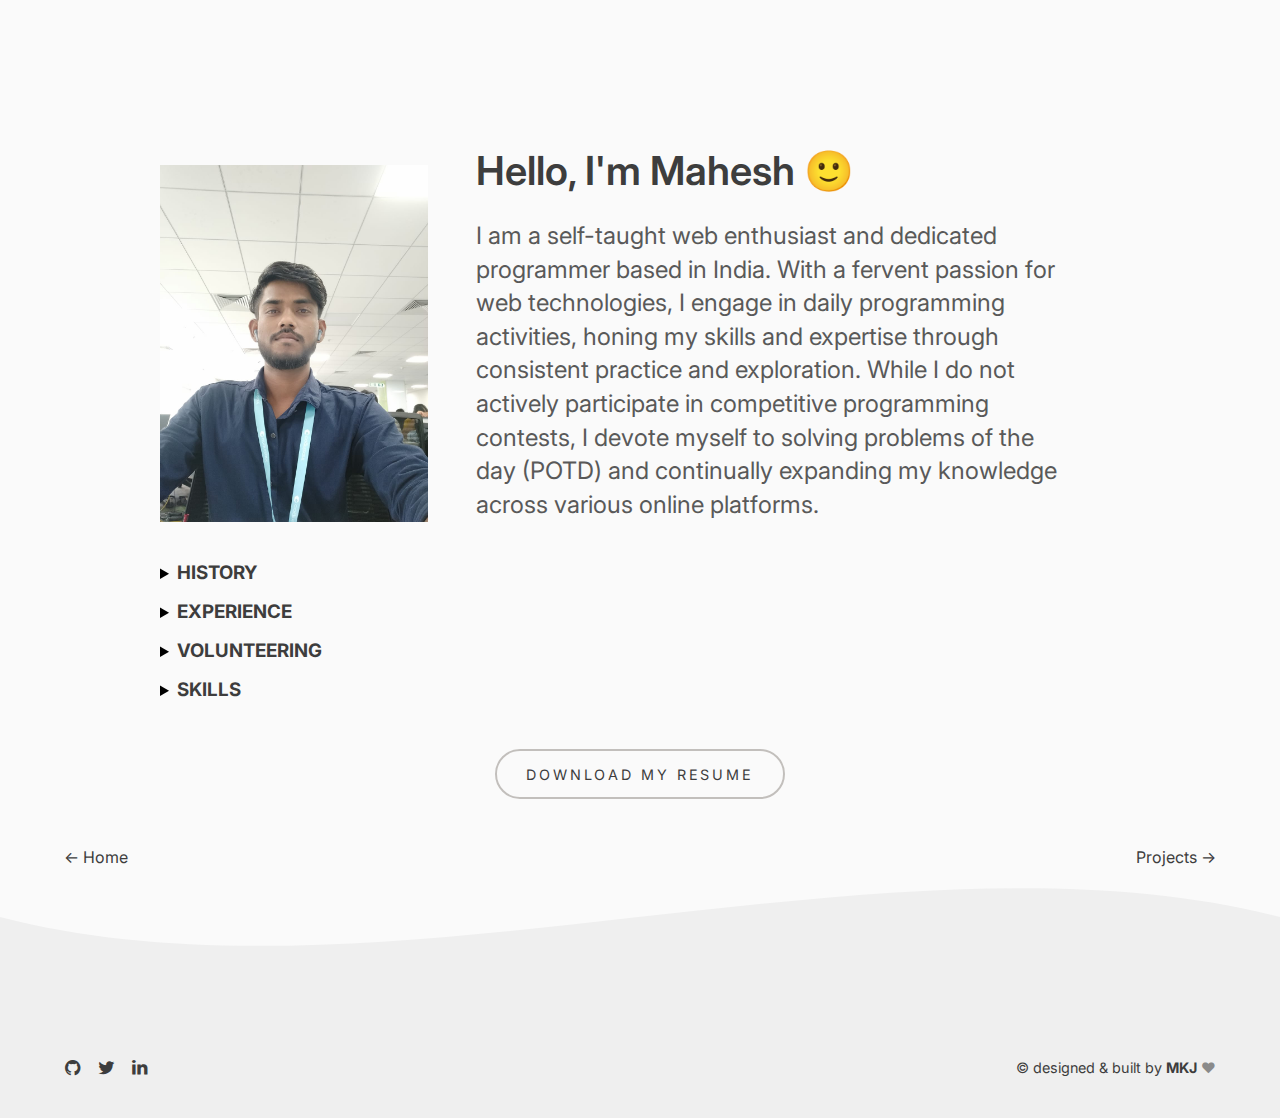
<file: about.html>
<!DOCTYPE html>
<html lang="en">

<head>
  <meta charset="UTF-8" />
  <meta name="viewport" content="width=device-width, initial-scale=1.0" />
  <meta name="theme-color" content="#1a324c">
  <meta name="msapplication-navbutton-color" content="#1a324c">
  <meta name="apple-mobile-web-app-status-bar-style" content="black-translucent">
  <meta name="description"
    content="Read about how I got started as a front end developer, my experience, skills and tech stack.">
  <link rel="stylesheet" href="static/css/main.css" />
  <link rel="stylesheet" href="static/css/page.css" />
  <link rel="stylesheet" href="static/css/about.css" />
  <link rel="apple-touch-icon" sizes="180x180" href="static/images/favicon/apple-touch-icon.png" />
  <link rel="icon" type="image/png" sizes="32x32" href="static/images/favicon/favicon-32x32.png" />
  <link rel="icon" type="image/png" sizes="16x16" href="static/images/favicon/favicon-16x16.png" />
  <link rel="preconnect" href="https://fonts.gstatic.com" />
  <link href="https://fonts.googleapis.com/css2?family=Inter:wght@300;400;500;600;700;800;900&display=swap"
    rel="stylesheet" />

  <!-- Global site tag (gtag.js) - Google Analytics -->
  <script async src="https://www.googletagmanager.com/gtag/js?id=G-Y3FM96129M"></script>
  <script>
    window.dataLayer = window.dataLayer || [];
    function gtag() { dataLayer.push(arguments); }
    gtag('js', new Date());

    gtag('config', 'G-Y3FM96129M');
  </script>

  <title>Mahesh Kumar Jaiswal: About Me</title>
</head>

<body>
  <nav class="visible">
    <div class="container">
      <a href="index.html" class="nav-logo" title="Back to Homepage">
        <b>M.K.J.</b>
      </a>
      <div class="nav-links">
        <a href="about.html" class="link active">About</a>
        <a href="projects.html" class="link">Projects</a>
        <a href="talks.html" class="link">Volunteers</a>
        <a href="articles.html" class="link">Profiles</a>
        <div class="social-media">
          <a href="https://www.github.com/MKJ07/" title="Github">
            <i class="demo-icon icon-github-circled"></i>
          </a>
          <a href="https://www.twitter.com/MKJ_07/" title="Twitter">
            <i class="demo-icon icon-twitter"></i>
          </a>
          <a href="https://www.linkedin.com/in/mahesh-kumar-jaiswal-1501581b6/" title="LinkedIn">
            <i class="demo-icon icon-linkedin"></i>
          </a>
        </div>
      </div>
      <div class="nav-controls">
        <button id="menu-display" title="Show Menu" class="hamburger">

        </button>
        <button id="theme-display" class="control">
          <i class="demo-icon icon-cog" title="Theme Select"></i>
        </button>
      </div>
      <div class="theme-container">
        <button class="dark theme-select" id="dark-select" onclick="setTheme('dark')"
          onkeydown="(e) => setThemeKey(e, 'dark')" aria-label="Set dark theme">
          <div class="theme-label">
            Dark
          </div>
          <div class="theme">
            <div class="color background"></div>
            <div class="color shade-100"></div>
            <div class="color shade-300"></div>
            <div class="color shade-500"></div>
            <div class="color text"></div>
          </div>
        </button>
        <button class="neon theme-select" id="neon-select" onclick="setTheme('neon')" aria-label="Set pink theme">
          <div class="theme-label">
            Neon
          </div>
          <div class="theme">
            <div class="color background"></div>
            <div class="color shade-100"></div>
            <div class="color shade-300"></div>
            <div class="color shade-500"></div>
            <div class="color text"></div>
          </div>
        </button>
      </div>
    </div>
  </nav>
  <main>
    <section id="about" class="container">
      <div class="intro-container">
        <div class="intro-image">
          <img src="./static/images/about/WhatsApp Image 2023-08-04 at 20.19.11.jpg" alt="MKJ">
        </div>
        <div class="intro">
          <h1 class="section-title">Hello, I'm Mahesh &#128578;</h1>
          <p class="bold-text"> I am a self-taught web enthusiast and dedicated programmer based in India. With a
            fervent passion for web technologies, I engage in daily programming activities, honing my skills and
            expertise through consistent practice and exploration. While I do not actively participate in competitive
            programming contests, I devote myself to solving problems of the day (POTD) and continually expanding my
            knowledge across various online platforms.</p>
        </div>
      </div>
    </section>
    <section id="history" class="container inner-container">
      <details>
        <summary>
          <h2 class="subsection-title">
            History
          </h2>
        </summary>
        <div class="main-text">
          <p>
            My coding journey began back in 2017 during my school days, initially encountering programming in computer classes without much enthusiasm. However, it wasn't until my university years, during graduation, that my interest in the IT field truly flourished. It was during this time that I immersed myself in various aspects of information technology, honing my skills significantly. The turning point came when I embarked on my first coding projects: building a webpage followed by crafting a Dice-Game Challenge (<a href="https://mkj07.github.io/DiceGame-MKJ/" target="_blank" rel="noopener">legacy code here</a> for posterity). These initial endeavors sparked a newfound passion for programming, leading me down a path of continuous learning and exploration.
          </p>
          <p>
            I am deeply committed to staying abreast of the latest technologies and concepts, and I actively contribute to the coding community by solving problems and sharing my solutions on <a href="https://www.github.com/MKJ07/">GitHub</a>. Currently, my focus is on advancing to the next stage of my career within the development field, where I aim to gain valuable experiences and deepen my understanding of programming concepts as I pursue continuous growth and improvement.
          </p>
          <p>
            Thanks for reading 😊
          </p>
        </div>
        
        <!-- <div class="main-text">
          <p>
            I first started coding sometime in 2017 in my school days in Computer classes but not fond of it. But during
            my graduation i skilled up in it field. The very
            first thing I built was a WebPage and then Dice-Game Challenge (<a
              href="https://mkj07.github.io/DiceGame-MKJ/" target="_blank" rel="noopener">legacy
              code here</a> for posterity)
            and from then, I was hooked.
          </p>
          <p>
            I’m constantly trying to learn new technologies and concepts and I try to share my knowledge by solving and
            uploading it to <a href="https://www.github.com/MKJ07/">GitHub</a>.

          </p>
          <p>
            Currently, I’m focused on moving to the next stage of my career and achieving experiences in developing
            field and Programming Concept.
          </p>
          <p>
            Thanks for reading &#128522;
          </p>
        </div> -->
      </details>
    </section>
    <section id="experience" class="container inner-container">
      <details>
        <summary>
          <h2 class="subsection-title">
            Experience
          </h2>
        </summary>
        <div class="main-text">
          <div class="text">
            <h3 class="text-header"><b>Programmer Analyst Trainee</b> - <b>Cognizant Technology Solutions</b> </h3>
            <p class="text-subtitle">SEPTEMBER 2023 - PRESENT | KOLKATA, INDIA</p>
            <ul>
              <li>Working in AIA service line on data integration team</li>
              <li><b>Technologies worked on:</b>- Snowflake, Cloud Technologies, Apache Spark, Python, SQL,
                Data-Warehousing.</li>
            </ul>
          </div>
        </div>
        <div class="main-text">
          <div class="text">
            <h3 class="text-header"><b>AIA Database Tech</b> - <b>Cognizant Technology Solutions</b> </h3>
            <p class="text-subtitle">MARCH 2023 - JULY 2023 | KOLKATA, INDIA</p>
            <ul>
              <li>Working on data integration and retrieving data from cloud platform for analysis.</li>
              <li><b>Technologies worked on:</b>- Snowflake, Teradata, Cloud AWS, Pyspark, Python, SQL,
                Data-Warehousing.</li>
            </ul>
          </div>
        </div>
      </details>
    </section>
    <section id="volunteering" class="container inner-container">
      <details>
        <summary>
          <h2 class="subsection-title">
            Volunteering
          </h2>
        </summary>
        <div class="main-text">
          <div class="text">
            <h3 class="text-header"><b>Technical Head</b> - <b>ISA & ISOI HIT Students' Chapter</b></h3>
            <p class="text-subtitle">JULY 2021 - JUNE 2023 | Haldia, WB</p>
            <ul>
              <li>Organising workshop on various Electronics domain and making aware of Automation with technologies
                like :- IOT, Circuit Designing, BOT making and many more.</li>
              <li>I learned leadership and management skills from here.</li>
            </ul>
          </div>
        </div>
      </details>
    </section>
    <section id="skills" class="container inner-container">
      <details>
        <summary>
          <h2 class="subsection-title">
            Skills
          </h2>
        </summary>
        <div class="main-text list">
          <div class="text">
            <h3 class="text-header">Core Concepts</h3>
            <ul class="tags">
              <li>Object-Oriented Programming (OOP)</li>
              <li>Data Structure & Algorithm</li>
              <li>Problem-Solving Skills</li>
              <li>Web Development Basics</li>
            </ul>
          </div>
          <div class="text">
            <h3 class="text-header">Languages</h3>
            <ul class="tags">
              <li>Java</li>
              <li>Python</li>
              <li>Scala</li>
              <li>HTML</li>
              <li>CSS</li>
              <li>JavaScript</li>
            </ul>
          </div>
          <div class="text">
            <h3 class="text-header">Frameworks</h3>
            <ul class="tags">
              <li>Bootstrap</li>
              <li>Apache Spark</li>
              <li>PySpark API</li>
            </ul>
          </div>
          <div class="text">
            <h3 class="text-header">Tools & Systems</h3>
            <ul class="tags">
              <li>Databricks</li>
              <li>Git</li>
              <li>VSCode</li>
              <li>VMware</li>
              <li>Cloud AWS</li>
              <li>Microsoft Azure</li>
              <li>Oracle Cloud Infrastructure</li>
              <li>Scrum</li>
              <li>Software Development Life Cycle (SDLC)</li>
            </ul>
          </div>
          <div class="text">
            <h3 class="text-header">Database Tools</h3>
            <ul class="tags">
              <li>Snowflake</li>
              <li>Teradata</li>
              <li>MySQL</li>
              <li>Database Management System (DBMS)</li>
            </ul>
          </div>
        </div>
      </details>
    </section>
    <div class="section-link container inner-container">
      <a href="https://drive.google.com/file/d/1NeRtSw_9XnA2y4IkfTM6RGCSni48suY5/view?usp=drive_link"
        class="link-btn">Download My Resume</a>
    </div>
  </main>
  <div class="page-nav container">
    <a href="index.html">&#8592; Home</a>
    <a href="projects.html">Projects &#8594;</a>
  </div>
  <div class="wave-border top">
    <svg viewBox="0 0 500 150" preserveAspectRatio="none" style="height: 100%; width: 100%;">
      <path d="M0.00,49.98 C149.99,150.00 349.20,-49.98 500.00,49.98 L500.00,150.00 L0.00,150.00 Z"
        style="stroke: none; fill: var(--shade-100)"></path>
      <path class="neon-path" d="M0.00,49.98 C149.99,150.00 349.20,-49.98 500.00,49.98"
        style="stroke: var(--neon-color);fill: none;"></path>
    </svg>
  </div>
  <footer>
    <div class="container">
      <div class="social-media">
        <a href="https://www.github.com/MKJ07/" title="Github">
          <i class="demo-icon icon-github-circled"></i>
        </a>
        <a href="https://www.twitter.com/MKJ_07/" title="Twitter">
          <i class="demo-icon icon-twitter"></i>
        </a>
        <a href="https://www.linkedin.com/in/mahesh-kumar-jaiswal-1501581b6/" title="LinkedIn">
          <i class="demo-icon icon-linkedin"></i>
        </a>
      </div>
      <div class="copyright">
        &copy; designed & built by <b>MKJ</b> <span class="heart">&hearts;</span>
      </div>
    </div>
  </footer>
</body>

<script src="./static/js/index.js"></script>
<script src="./static/js/about.js"></script>

</html>
</file>
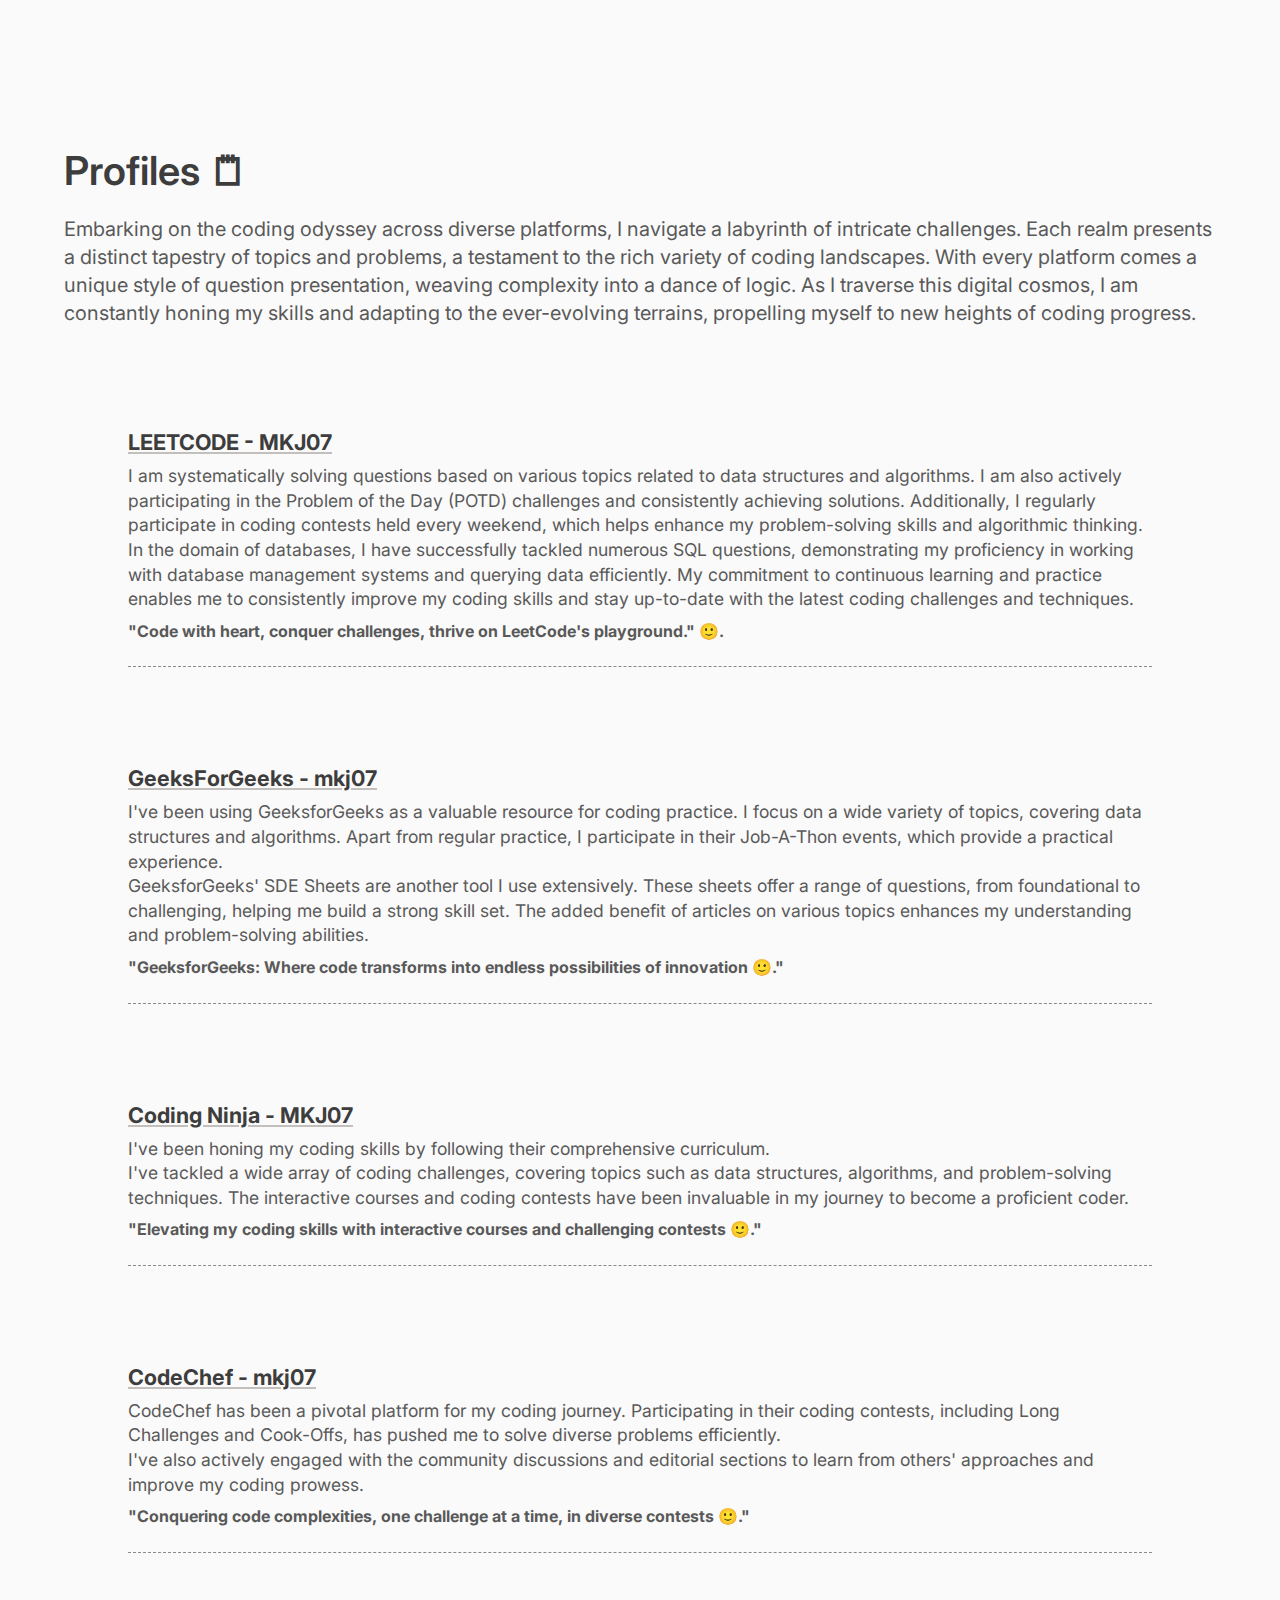
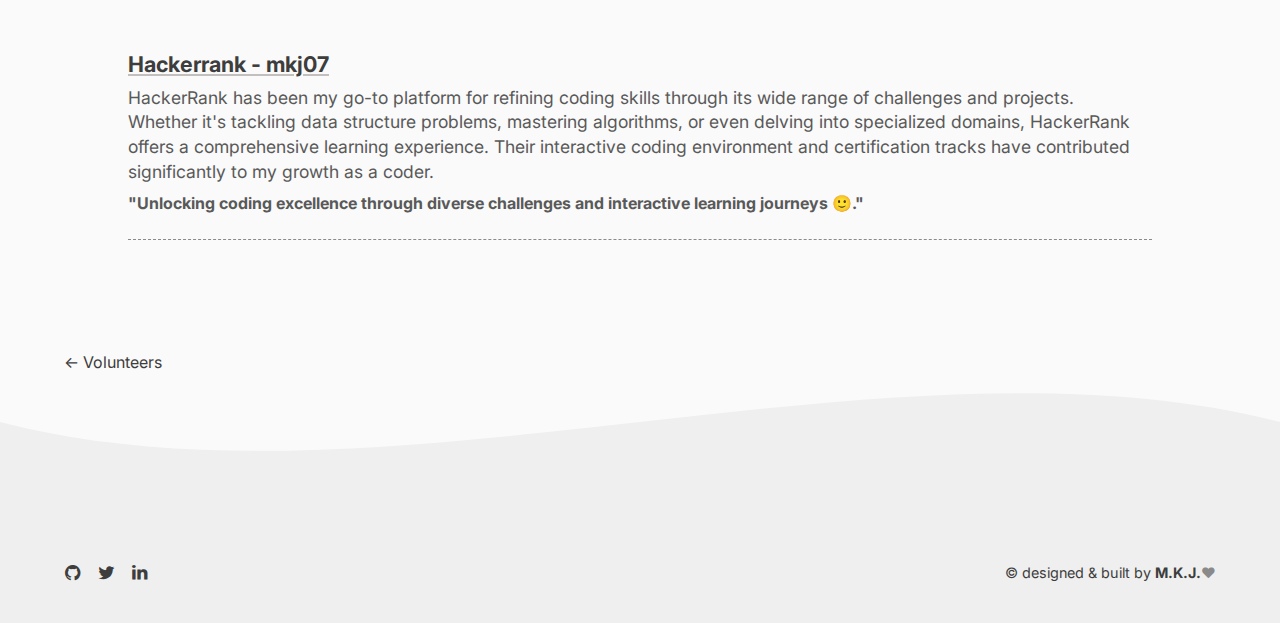
<file: articles.html>
<!DOCTYPE html>
<html lang="en">

<head>
  <meta charset="UTF-8" />
  <meta name="viewport" content="width=device-width, initial-scale=1.0" />
  <meta name="theme-color" content="#1a324c">
  <meta name="msapplication-navbutton-color" content="#1a324c">
  <meta name="apple-mobile-web-app-status-bar-style" content="black-translucent">
  <meta name="description" content="I write the type of articles I would want to read when trying to understand a new concept or develop a
    skill.">
  <link rel="stylesheet" href="static/css/main.css" />
  <link rel="stylesheet" href="static/css/page.css" />
  <link rel="stylesheet" href="static/css/articles.css" />
  <link rel="apple-touch-icon" sizes="180x180" href="static/images/favicon/apple-touch-icon.png" />
  <link rel="icon" type="image/png" sizes="32x32" href="static/images/favicon/favicon-32x32.png" />
  <link rel="icon" type="image/png" sizes="16x16" href="static/images/favicon/favicon-16x16.png" />
  <link rel="preconnect" href="https://fonts.gstatic.com" />
  <link href="https://fonts.googleapis.com/css2?family=Inter:wght@300;400;500;600;700;800;900&display=swap"
    rel="stylesheet" />

  <!-- Global site tag (gtag.js) - Google Analytics -->
  <script async src="https://www.googletagmanager.com/gtag/js?id=G-Y3FM96129M"></script>
  <script>
    window.dataLayer = window.dataLayer || [];
    function gtag() { dataLayer.push(arguments); }
    gtag('js', new Date());

    gtag('config', 'G-Y3FM96129M');
  </script>

  <title>Mahesh Kumar Jaiswal: Profiles</title>
</head>

<body>
  <nav class="visible">
    <div class="container">
      <a href="index.html" class="nav-logo" title="Back to Homepage">
        <b>M.K.J.</b>
      </a>
      <div class="nav-links">
        <a href="about.html" class="link">About</a>
        <a href="projects.html" class="link">Projects</a>
        <a href="talks.html" class="link">Volunteers</a>
        <a href="articles.html" class="link active">Profiles</a>
        <div class="social-media">
          <a href="https://www.github.com/MKJ07/" title="Github">
            <i class="demo-icon icon-github-circled"></i>
          </a>
          <a href="https://www.twitter.com/MKJ_07/" title="Twitter">
            <i class="demo-icon icon-twitter"></i>
          </a>
          <a href="https://www.linkedin.com/in/mahesh-kumar-jaiswal-1501581b6/" title="LinkedIn">
            <i class="demo-icon icon-linkedin"></i>
          </a>
        </div>
      </div>
      <div class="nav-controls">
        <button id="menu-display" title="Show Menu" class="hamburger">

        </button>
        <button id="theme-display" class="control">
          <i class="demo-icon icon-cog" title="Theme Select"></i>
        </button>
      </div>
      <div class="theme-container">
        <button class="dark theme-select" id="dark-select" onclick="setTheme('dark')"
          onkeydown="(e) => setThemeKey(e, 'dark')" aria-label="Set dark theme">
          <div class="theme-label">
            Dark
          </div>
          <div class="theme">
            <div class="color background"></div>
            <div class="color shade-100"></div>
            <div class="color shade-300"></div>
            <div class="color shade-500"></div>
            <div class="color text"></div>
          </div>
        </button>
        <button class="neon theme-select" id="neon-select" onclick="setTheme('neon')" aria-label="Set pink theme">
          <div class="theme-label">
            Neon
          </div>
          <div class="theme">
            <div class="color background"></div>
            <div class="color shade-100"></div>
            <div class="color shade-300"></div>
            <div class="color shade-500"></div>
            <div class="color text"></div>
          </div>
        </button>
      </div>
    </div>
  </nav>
  <main>
    <section class="container">
      <h1 class="section-title">Profiles <span class="title-icon">&#128466;</span></h1>
      <p class="section-subtitle">
        Embarking on the coding odyssey across diverse platforms, I navigate a labyrinth of intricate challenges. Each
        realm presents a distinct tapestry of topics and problems, a testament to the rich variety of coding landscapes.
        With every platform comes a unique style of question presentation, weaving complexity into a dance of logic. As
        I traverse this digital cosmos, I am constantly honing my skills and adapting to the ever-evolving terrains,
        propelling myself to new heights of coding progress.
      </p>
    </section>
    <section id="articles" class="container">
      <input type="radio" id="all" name="tag" value="all" checked>
      </input>
      <input type="radio" id="portfolio" name="tag" value="portfolio">
      </input>
      <input type="radio" id="javascript" name="tag" value="javascript">
      </input>
      <input type="radio" id="conferences" name="tag" value="conferences">
      </input>
      <div class="main-content">
        <div class="article" data-post="javascript">
          <!-- <div class="article-image-container">
            <img src="/static/images/Profiles/Leetcode.png" alt="Article Image" class="article-image">
          </div> -->
          <div class="article-content">
            <h2 class="article-title">
              <a href="https://leetcode.com/MKJ07/" target="_blank" rel="noopener">
                LEETCODE - MKJ07
              </a>
            </h2>
            <div class="article-description">
              <p>
                I am systematically solving questions based on various topics related to data structures
                and algorithms. I am also actively participating in the Problem of the Day (POTD) challenges and
                consistently achieving solutions. Additionally, I regularly participate in coding contests held every
                weekend, which helps enhance my problem-solving skills and algorithmic thinking.
                <br>
                In the domain of databases, I have successfully tackled numerous SQL questions, demonstrating my
                proficiency in working with database management systems and querying data efficiently. My commitment to
                continuous learning and practice enables me to consistently improve my coding skills and stay up-to-date
                with the latest coding challenges and techniques.
              </p>
              <p class="details"><B>"Code with heart, conquer challenges, thrive on LeetCode's playground."
                  &#128578;.</B></p>
            </div>
          </div>
        </div>

        <div class="article" data-post="javascript">
          <!-- <div class="article-image-container">
            <img src="/static/images/about/IMG-20230804-WA0005.jpg" alt="Article Image" class="article-image">
          </div> -->
          <div class="article-content">
            <h2 class="article-title">
              <a href="https://auth.geeksforgeeks.org/user/mkj07" target="_blank" rel="noopener">
                GeeksForGeeks - mkj07
              </a>
            </h2>
            <div class="article-description">
              <p>
                I've been using GeeksforGeeks as a valuable resource for coding practice. I focus on a wide variety of
                topics, covering data structures and algorithms. Apart from regular practice, I participate in their
                Job-A-Thon events, which provide a practical experience. <br> GeeksforGeeks' SDE Sheets are another tool
                I
                use extensively. These sheets offer a range of questions, from foundational to challenging, helping me
                build a strong skill set. The added benefit of articles on various topics enhances my understanding and
                problem-solving abilities.
              </p>
              <p class="details"><b>"GeeksforGeeks: Where code transforms into endless possibilities of innovation
                  &#128578;."</b></p>
            </div>
          </div>
        </div>
        <div class="article" data-post="Coding Ninja">
          <!-- <div class="article-image-container">
            <img src="/static/images/Profiles/CodingNinja.png" alt="Article Image" class="article-image" width="200"
              height="500">
          </div> -->
          <div class="article-content">
            <h2 class="article-title">
              <a href="https://www.codingninjas.com/studio/profile/a7f93491-8460-40c7-8876-efa8146b3e48" target="_blank"
                rel="noopener">
                Coding Ninja - MKJ07
              </a>
            </h2>
            <div class="article-description">
              <p>
                I've been honing my coding skills by following their comprehensive curriculum. <br> I've tackled a wide
                array of coding challenges, covering topics such as data structures, algorithms, and problem-solving
                techniques. The interactive courses and coding contests have been invaluable in my journey to become a
                proficient coder.
              </p>
              <p class="details"><b>"Elevating my coding skills with interactive courses and challenging contests
                  &#128578;."</b></p>
            </div>
          </div>
        </div>
        <div class="article" data-post="CodeChef">
          <!-- <div class="article-image-container">
            <img src="/static/images/Profiles/Codechef.png" alt="Article Image" class="article-image">
          </div> -->
          <div class="article-content">
            <h2 class="article-title">
              <a href="https://www.codechef.com/users/mkj07" target="_blank" rel="noopener">
                CodeChef - mkj07
              </a>
            </h2>
            <div class="article-description">
              <p>
                CodeChef has been a pivotal platform for my coding journey. Participating in their coding contests,
                including Long Challenges and Cook-Offs, has pushed me to solve diverse problems efficiently. <br> I've
                also actively engaged with the community discussions and editorial sections to learn from others'
                approaches and improve my coding prowess.
              </p>
              <p class="details"><b>"Conquering code complexities, one challenge at a time, in diverse contests
                  &#128578."</b></p>
            </div>
          </div>
        </div>
        <div class="article" data-post="CodeChef">
          <!-- <div class="article-image-container">
            <img src="/static/images/Profiles/Hackerrank.png" alt="Article Image" class="article-image">
          </div> -->
          <div class="article-content">
            <h2 class="article-title">
              <a href="https://www.hackerrank.com/MKJ07?hr_r=1" target="_blank" rel="noopener">
                Hackerrank - mkj07
              </a>
            </h2>
            <div class="article-description">
              <p>
                HackerRank has been my go-to platform for refining coding skills through its wide range of challenges
                and projects. <br> Whether it's tackling data structure problems, mastering algorithms, or even delving
                into specialized domains, HackerRank offers a comprehensive learning experience. Their interactive
                coding environment and certification tracks have contributed significantly to my growth as a coder.</p>
              <p class="details"><b>"Unlocking coding excellence through diverse challenges and interactive learning
                  journeys &#128578."</b></p>
            </div>
          </div>
        </div>
      </div>
    </section>
  </main>
  <div class="page-nav container">
    <a href="talks.html">&#8592; Volunteers</a>
  </div>
  <div class="wave-border top">
    <svg viewBox="0 0 500 150" preserveAspectRatio="none" style="height: 100%; width: 100%;">
      <path d="M0.00,49.98 C149.99,150.00 349.20,-49.98 500.00,49.98 L500.00,150.00 L0.00,150.00 Z"
        style="stroke: none; fill: var(--shade-100)"></path>
      <path class="neon-path" d="M0.00,49.98 C149.99,150.00 349.20,-49.98 500.00,49.98"
        style="stroke: var(--neon-color);fill: none;"></path>
    </svg>
  </div>
  <footer>

    <div class="container">
      <div class="social-media">
        <a href="https://www.github.com/MKJ07/" title="Github">
          <i class="demo-icon icon-github-circled"></i>
        </a>
        <a href="https://www.twitter.com/MKJ_07/" title="Twitter">
          <i class="demo-icon icon-twitter"></i>
        </a>
        <a href="https://www.linkedin.com/in/mahesh-kumar-jaiswal-1501581b6/" title="LinkedIn">
          <i class="demo-icon icon-linkedin"></i>
        </a>
      </div>
      <div class="copyright">
        &copy; designed & built by <b>M.K.J.</b><span class="heart">&hearts;</span>
      </div>
    </div>
  </footer>
</body>

<script src="./static/js/index.js"></script>

</html>
</file>
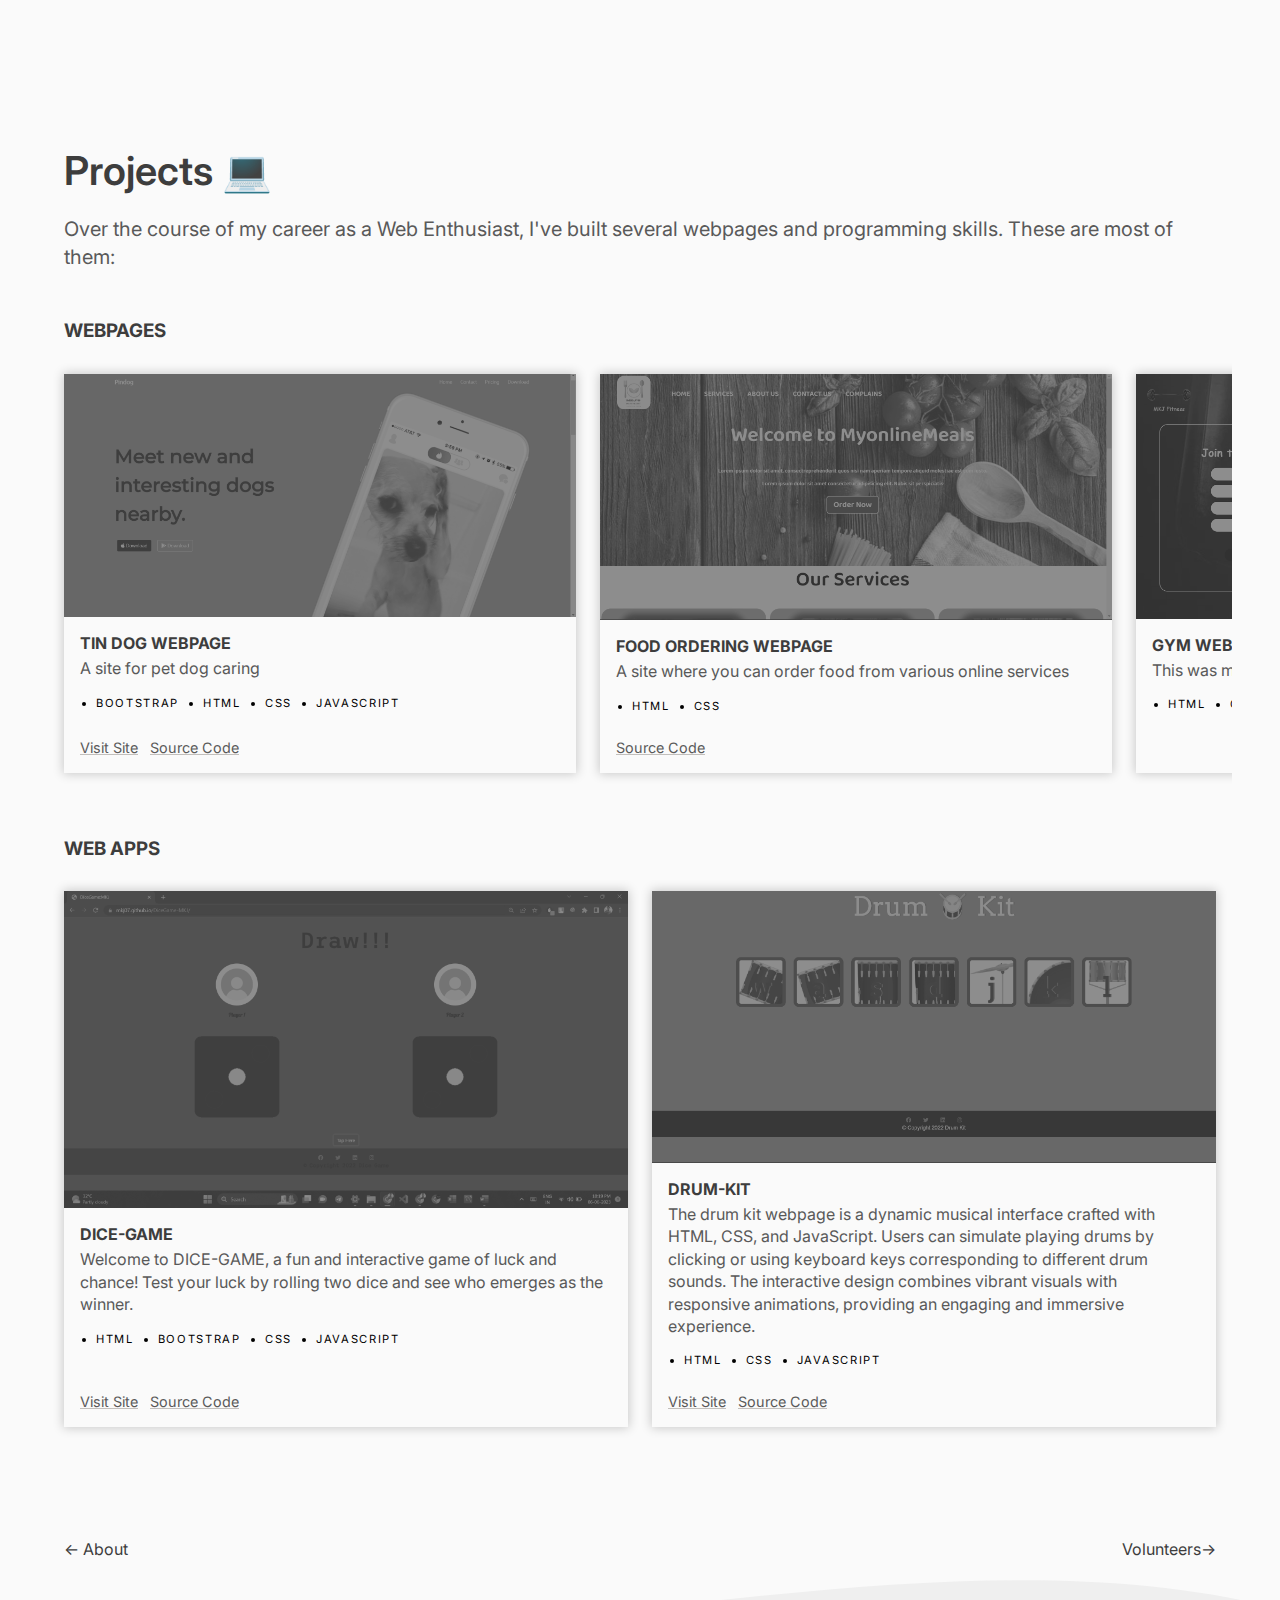
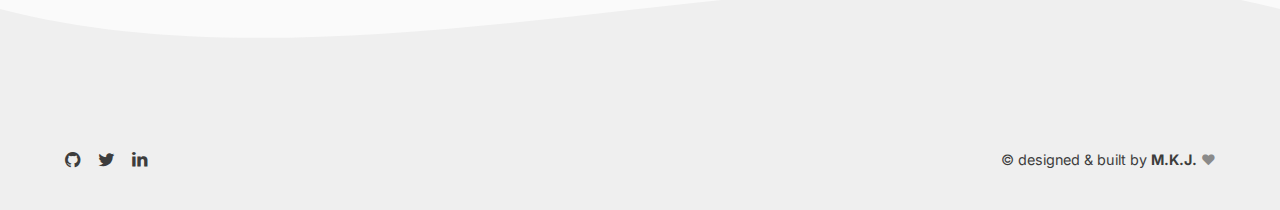
<file: projects.html>
<!DOCTYPE html>
<html lang="en">

<head>
  <meta charset="UTF-8" />
  <meta name="viewport" content="width=device-width, initial-scale=1.0" />
  <meta name="theme-color" content="#1a324c">
  <meta name="msapplication-navbutton-color" content="#1a324c">
  <meta name="apple-mobile-web-app-status-bar-style" content="black-translucent">
  <meta name="description" content="All the webpages, websites and applications I've created.">
  <link rel="stylesheet" href="static/css/main.css" />
  <link rel="stylesheet" href="static/css/page.css" />
  <link rel="stylesheet" href="static/css/projects.css" />
  <link rel="apple-touch-icon" sizes="180x180" href="static/images/favicon/apple-touch-icon.png" />
  <link rel="icon" type="image/png" sizes="32x32" href="static/images/favicon/favicon-32x32.png" />
  <link rel="icon" type="image/png" sizes="16x16" href="static/images/favicon/favicon-16x16.png" />
  <link rel="preconnect" href="https://fonts.gstatic.com" />
  <link href="https://fonts.googleapis.com/css2?family=Inter:wght@300;400;500;600;700;800;900&display=swap"
    rel="stylesheet" />

  <!-- Global site tag (gtag.js) - Google Analytics -->
  <script async src="https://www.googletagmanager.com/gtag/js?id=G-Y3FM96129M"></script>
  <script>
    window.dataLayer = window.dataLayer || [];
    function gtag() { dataLayer.push(arguments); }
    gtag('js', new Date());

    gtag('config', 'G-Y3FM96129M');
  </script>

  <title>Mahesh Kumar Jaiswal: Projects</title>
</head>

<body>
  <nav class="visible">
    <div class="container">
      <a href="index.html" class="nav-logo" title="Back to Homepage">
        M.K.J.
      </a>
      <div class="nav-links">
        <a href="about.html" class="link active">About</a>
        <a href="projects.html" class="link">Projects</a>
        <a href="talks.html" class="link">Volunteers</a>
        <a href="articles.html" class="link">Profiles</a>
        <div class="social-media">
          <a href="https://www.github.com/MKJ07/" title="Github">
            <i class="demo-icon icon-github-circled"></i>
          </a>
          <a href="https://www.twitter.com/MKJ_07/" title="Twitter">
            <i class="demo-icon icon-twitter"></i>
          </a>
          <a href="https://www.linkedin.com/in/mahesh-kumar-jaiswal-1501581b6/" title="LinkedIn">
            <i class="demo-icon icon-linkedin"></i>
          </a>
        </div>
      </div>
      <div class="nav-controls">
        <button id="menu-display" title="Show Menu" class="hamburger"></button>
        <button id="theme-display" title="Select a color scheme" class="control">
          <i class="demo-icon icon-cog"></i>
        </button>
      </div>
      <div class="theme-container">
        <button class="dark theme-select" id="dark-select" onclick="setTheme('dark')"
          onkeydown="(e) => setThemeKey(e, 'dark')" aria-label="Set dark theme">
          <div class="theme-label">
            Dark
          </div>
          <div class="theme">
            <div class="color background"></div>
            <div class="color shade-100"></div>
            <div class="color shade-300"></div>
            <div class="color shade-500"></div>
            <div class="color text"></div>
          </div>
        </button>
        <button class="neon theme-select" id="neon-select" onclick="setTheme('neon')" aria-label="Set pink theme">
          <div class="theme-label">
            Neon
          </div>
          <div class="theme">
            <div class="color background"></div>
            <div class="color shade-100"></div>
            <div class="color shade-300"></div>
            <div class="color shade-500"></div>
            <div class="color text"></div>
          </div>
        </button>
      </div>
    </div>
  </nav>
  <main>
    <section class="container">
      <h1 class="section-title">Projects <span class="title-icon">&#128187;</span></h1>
      <p class="section-subtitle">
        Over the course of my career as a Web Enthusiast, I've built several webpages and programming skills. These are
        most of them:
      </p>
    </section>
    <section id="websites" class="container">
      <h2 class="subsection-title">
        Webpages 
      </h2>
      <div class="main-text project-scroll">
        <div class="project">
          <div class="project-image">
            <img src="./static/images/projects/Tindog img/Screenshot 2023-08-04 215842.png" width="720" height="340" alt="Hobbyist Website">
          </div>
          <div class="project-text">
            <h3 class="project-title">TIN DOG Webpage</h3>
            <p>A site for pet dog caring </p>
            <ul class="project-tags">
              <li>Bootstrap</li>
              <li>HTML</li>
              <li>CSS</li>
              <li>JavaScript</li>
            </ul>
            <div class="project-links">
              <a href="https://mkj07.github.io/TinDog-Webpage/" target="_blank" rel="noopener">Visit Site</a>
              <a href="https://github.com/MKJ07/TinDog-Webpage" target="_blank" rel="noopener">Source
                Code</a>
            </div>
          </div>
        </div>
        <div class="project">
          <div class="project-image">
            <img src="./static/images/projects/Food ordering img/Screenshot 2023-08-05 010146.png" width="720" height="340" alt="Minimalist Website">
          </div>
          <div class="project-text">
            <h3 class="project-title">Food Ordering Webpage</h3>
            <p>A site where you can order food from various online services</p>
            <ul class="project-tags">
              <li>HTML</li>
              <li>CSS</li>
            </ul>
            <div class="project-links">
              <a href="https://github.com/MKJ07/Food-Ordering-WebPage" target="_blank" rel="noopener">Source
                Code</a>
            </div>
          </div>
        </div>
        <div class="project">
          <div class="project-image">
            <img src="./static/images/projects/Webpage img/Screenshot 2023-08-05 010726.png" width="720" height="340" alt="VSCO Clone Website">
          </div>
          <div class="project-text">
            <h3 class="project-title">Gym Webpage</h3>
            <p>This was my first webpage </p>
            <ul class="project-tags">
              <li>HTML</li>
              <li>CSS</li>
            </ul>
            <!-- <div class="project-links">
              <a href="" target="_blank" rel="noopener"></a>
              <a href="" target="_blank"
                rel="noopener">source
                code</a>
            </div> -->
          </div>
        </div>
        <div class="project">
          <div class="project-image">
            <img src="./static/images/projects/Webpage img/Screenshot 2023-08-05 010836.png" width="720" height="340" alt="Tumblr Clone Website">
          </div>
          <div class="project-text">
            <h3 class="project-title">Log In Page</h3>
            <p>A clone of the login
              page</p>
            <ul class="project-tags">
              <li>HTML</li>
              <li>CSS</li>
            </ul>
            <!-- <div class="project-links">
              <a href="https://jemimaabu.github.io/recreated/tumblr" target="_blank" rel="noopener">visit
                site</a>
              <a href="https://github.com/jemimaabu/recreated/blob/master/tumblr" target="_blank"
                rel="noopener">source
                code</a>
            </div> -->
          </div>
        </div>
    </section>
    <section id="apps" class="container">
      <h2 class="subsection-title">
        Web Apps
      </h2>
      <div class="main-text project-scroll">
        <div class="project">
          <div class="project-image">
            <img src="./static/images/projects/Dice game img/Screenshot1.png" width="720" height="340" alt="A grid game website">
          </div>
          <div class="project-text">
            <h3 class="project-title">DICE-GAME</h3>
            <p>Welcome to DICE-GAME, a fun and interactive game of luck and chance! Test your luck by rolling two
              dice and see who emerges as the winner.</p>
            <ul class="project-tags">
              <li>HTML</li>
              <li>Bootstrap</li>
              <li>CSS</li>
              <li>JavaScript</li>
            </ul>
            <div class="project-links">
              <a href="https://mkj07.github.io/DiceGame-MKJ/" target="_blank" rel="noopener">Visit Site</a>
              <a href="https://github.com/MKJ07/DiceGame-MKJ" target="_blank" rel="noopener">Source Code</a>
            </div>
          </div>
        </div>
        <div class="project">
          <div class="project-image">
            <img src="./static/images/projects/Drumkit img/Screenshot 2023-08-04 220724.png" width="720" height="340" alt="A note taking application">
          </div>
          <div class="project-text">
            <h3 class="project-title">Drum-Kit</h3>
            <p>The drum kit webpage is a dynamic musical interface crafted with HTML, CSS, and JavaScript. Users
                    can simulate playing drums by clicking or using keyboard keys corresponding to different drum
                    sounds. The interactive design combines vibrant visuals with responsive animations, providing an
                    engaging and immersive experience.</p>
            <ul class="project-tags">
              <li>HTML</li>
              <li>CSS</li>
              <li>JavaScript</li>
            </ul>
            <div class="project-links">
              <a href="https://mkj07.github.io/DrumKit-MKJ/" target="_blank" rel="noopener">Visit Site</a>
              <a href="https://github.com/MKJ07/DrumKit-MKJ" target="_blank" rel="noopener">Source
                Code</a>
            </div>
          </div>
        </div>  
        <!-- <div class="project">
          <div class="project-image">
            <img src="./static/images/projects/Drumkit img/Screenshot 2023-08-04 220724.png" width="720" height="340" alt="A note taking application">
          </div>
          <div class="project-text">
            <h3 class="project-title">Drum-Kit</h3>
            <p>The drum kit webpage is a dynamic musical interface crafted with HTML, CSS, and JavaScript. Users
                    can simulate playing drums by clicking or using keyboard keys corresponding to different drum
                    sounds. The interactive design combines vibrant visuals with responsive animations, providing an
                    engaging and immersive experience.</p>
            <ul class="project-tags">
              <li>HTML</li>
              <li>CSS</li>
              <li>JavaScript</li>
            </ul>
            <div class="project-links">
              <a href="https://mkj07.github.io/DrumKit-MKJ/" target="_blank" rel="noopener">Visit Site</a>
              <a href="https://github.com/MKJ07/DrumKit-MKJ" target="_blank" rel="noopener">Source
                Code</a>
            </div>
          </div>
        </div>-->
      </div>
    </section>
    <!-- This is for future use agr hmko kch daalna hua toh -->
    <!-- <section id="pens" class="container">
      <h2 class="subsection-title">
        Pens (72)
      </h2>
      <div class="main-text project-scroll">
        <div class="project">
          <p class="codepen" data-height="325" data-theme-id="dark" data-default-tab="result" data-user="Jemimaabu"
            data-slug-hash="vYEYdOy"
            style="height: 325px; box-sizing: border-box; display: flex; align-items: center; justify-content: center; border: 2px solid; margin: 1em 0; padding: 1em;"
            data-pen-title="Floating Balloons">
            <span>See the Pen <a href="https://codepen.io/Jemimaabu/pen/vYEYdOy">
                Floating Balloons</a> by Jemima (<a href="https://codepen.io/Jemimaabu">@Jemimaabu</a>)
              on <a href="https://codepen.io">CodePen</a>.</span>
          </p>
          <script async src="https://cpwebassets.codepen.io/assets/embed/ei.js"></script>
          <div class="project-text">
            <h3 class="project-title">Floating Balloons</h3>
          </div>
        </div>
        
      </div>
    </section> -->
  </main>
  <div class="page-nav container">
    <a href="about.html">&#8592; About</a>
    <a href="talks.html">Volunteers&#8594;</a>
  </div>
  <div class="wave-border top">
    <svg viewBox="0 0 500 150" preserveAspectRatio="none" style="height: 100%; width: 100%;">
      <path d="M0.00,49.98 C149.99,150.00 349.20,-49.98 500.00,49.98 L500.00,150.00 L0.00,150.00 Z"
        style="stroke: none; fill: var(--shade-100)"></path>
      <path class="neon-path" d="M0.00,49.98 C149.99,150.00 349.20,-49.98 500.00,49.98"
        style="stroke: var(--neon-color);fill: none;"></path>
    </svg>
  </div>
  <footer>
    <div class="container">
      <div class="social-media">
        <a href="https://www.github.com/MKJ07/" title="Github">
          <i class="demo-icon icon-github-circled"></i>
        </a>
        <a href="https://www.twitter.com/MKJ_07/" title="Twitter">
          <i class="demo-icon icon-twitter"></i>
        </a>
        <a href="https://www.linkedin.com/in/mahesh-kumar-jaiswal-1501581b6/" title="LinkedIn">
          <i class="demo-icon icon-linkedin"></i>
        </a>
      </div>
      <div class="copyright">
        &copy; designed & built by <b>M.K.J.</b> <span
          class="heart">&hearts;</span>
      </div>
    </div>
  </footer>
</body>

<script src="./static/js/index.js"></script>

</html>
</file>
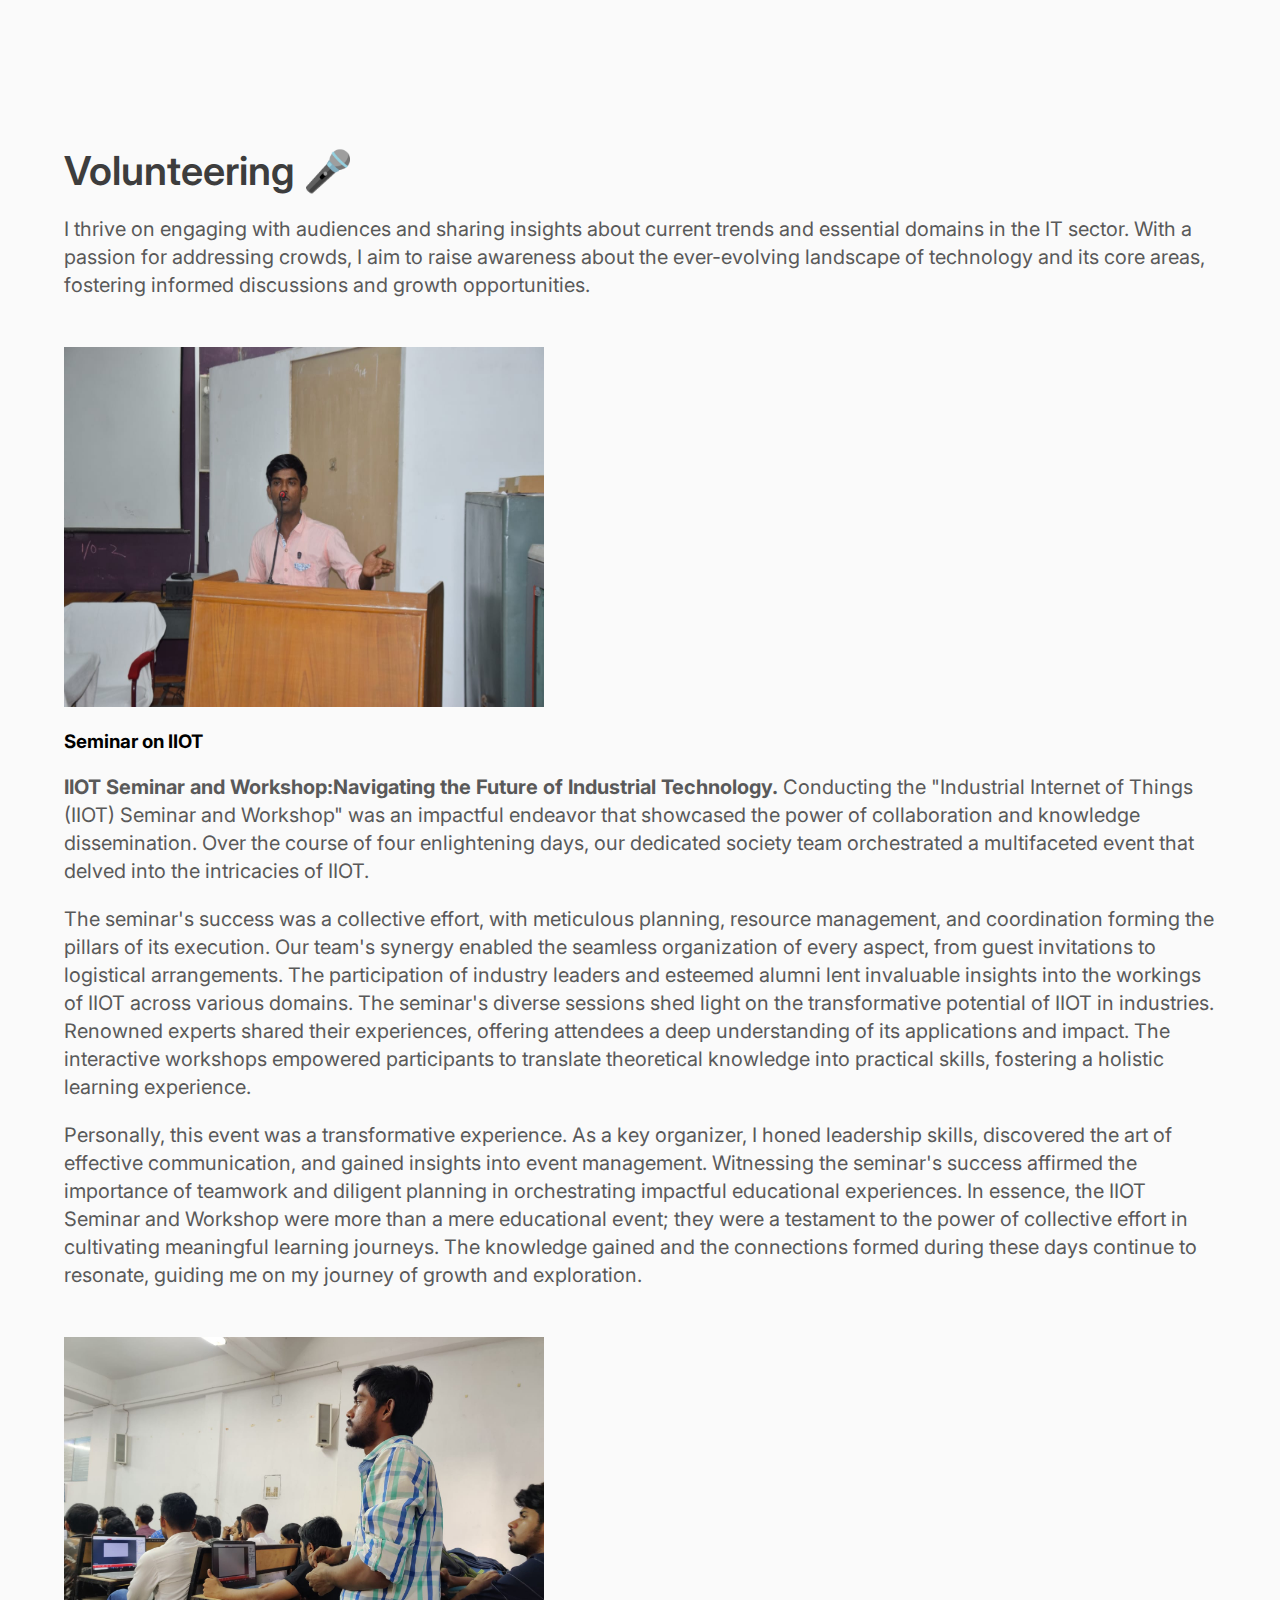
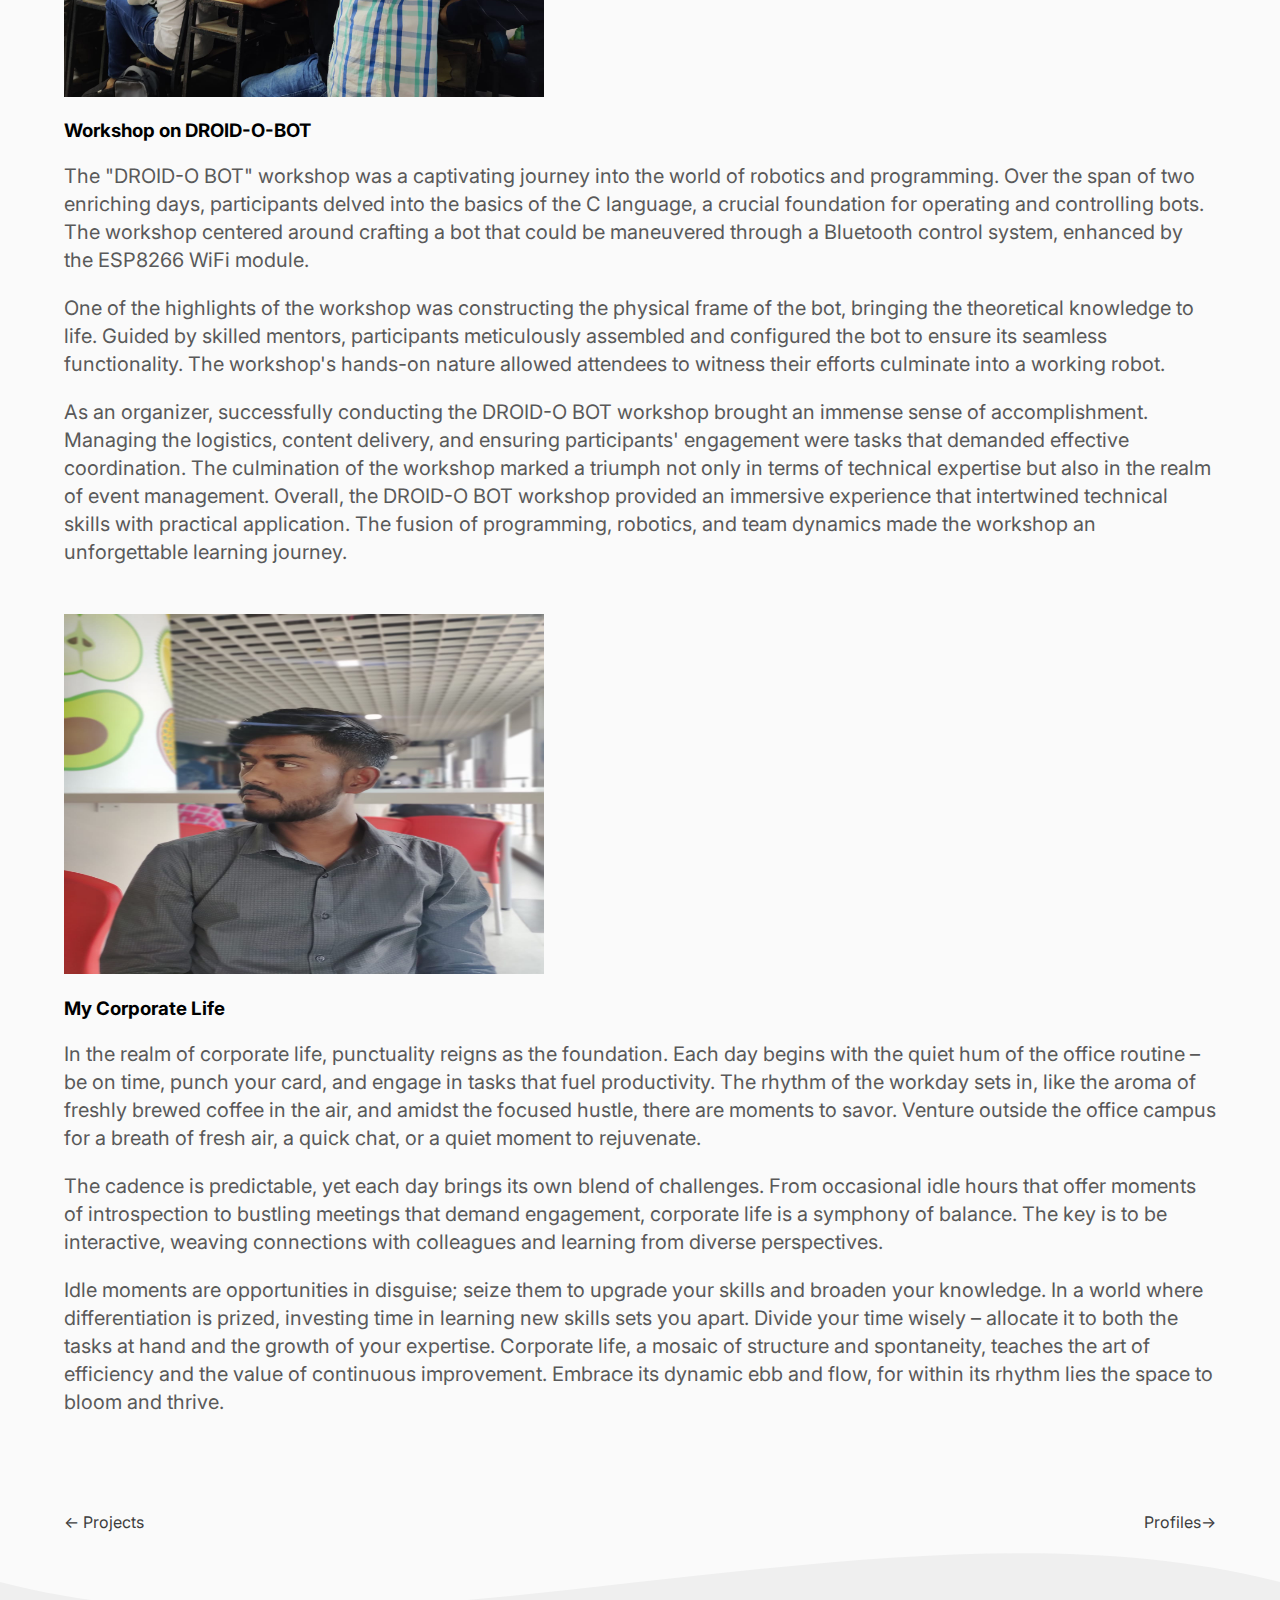
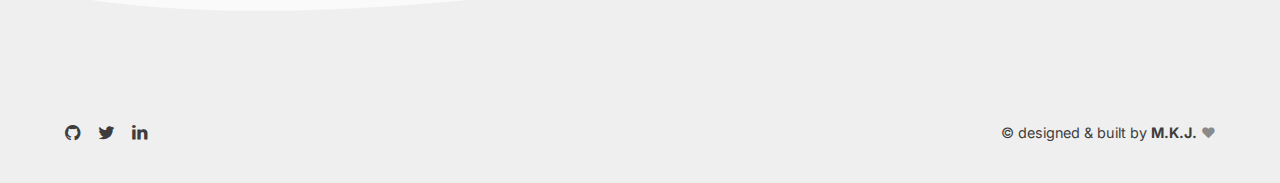
<file: talks.html>
<!DOCTYPE html>
<html lang="en">

<head>
  <meta charset="UTF-8" />
  <meta name="viewport" content="width=device-width, initial-scale=1.0" />
  <meta name="theme-color" content="#1a324c">
  <meta name="msapplication-navbutton-color" content="#1a324c">
  <meta name="apple-mobile-web-app-status-bar-style" content="black-translucent">
  <meta name="description" content="See my upcoming and past talks, slides, videos and other media appearances.">
  <link rel="stylesheet" href="static/css/main.css" />
  <link rel="stylesheet" href="static/css/page.css" />
  <link rel="stylesheet" href="static/css/talks.css" />
  <link rel="apple-touch-icon" sizes="180x180" href="static/images/favicon/apple-touch-icon.png" />
  <link rel="icon" type="image/png" sizes="32x32" href="static/images/favicon/favicon-32x32.png" />
  <link rel="icon" type="image/png" sizes="16x16" href="static/images/favicon/favicon-16x16.png" />
  <link rel="preconnect" href="https://fonts.gstatic.com" />
  <link href="https://fonts.googleapis.com/css2?family=Inter:wght@300;400;500;600;700;800;900&display=swap"
    rel="stylesheet" />

  <!-- Global site tag (gtag.js) - Google Analytics -->
  <script async src="https://www.googletagmanager.com/gtag/js?id=G-Y3FM96129M"></script>
  <script>
    window.dataLayer = window.dataLayer || [];
    function gtag() { dataLayer.push(arguments); }
    gtag('js', new Date());

    gtag('config', 'G-Y3FM96129M');
  </script>

  <title>Mahesh Kumar Jaiswal: Volunteers</title>
</head>

<body>
  <nav class="visible">
    <div class="container">
      <a href="index.html" class="nav-logo" title="Back to Homepage">
        <b>M.K.J.</b> </a>
      <div class="nav-links">
        <a href="about.html" class="link">About</a>
        <a href="projects.html" class="link">Projects</a>
        <a href="talks.html" class="link active">Volunteer</a>
        <a href="articles.html" class="link">Profiles</a>
        <div class="social-media">
          <a href="https://www.github.com/MKJ07/" title="Github">
            <i class="demo-icon icon-github-circled"></i>
          </a>
          <a href="https://www.twitter.com/MKJ_07/" title="Twitter">
            <i class="demo-icon icon-twitter"></i>
          </a>
          <a href="https://www.linkedin.com/in/mahesh-kumar-jaiswal-1501581b6/" title="LinkedIn">
            <i class="demo-icon icon-linkedin"></i>
          </a>
        </div>
      </div>
      <div class="nav-controls">
        <button id="menu-display" title="Show Menu" class="hamburger">
        </button>
        <button id="theme-display" class="control">
          <i class="demo-icon icon-cog" title="Theme Select"></i>
        </button>
      </div>
      <div class="theme-container">
        <button class="dark theme-select" id="dark-select" onclick="setTheme('dark')"
          onkeydown="(e) => setThemeKey(e, 'dark')" aria-label="Set dark theme">
          <div class="theme-label">
            Dark
          </div>
          <div class="theme">
            <div class="color background"></div>
            <div class="color shade-100"></div>
            <div class="color shade-300"></div>
            <div class="color shade-500"></div>
            <div class="color text"></div>
          </div>
        </button>
        <button class="neon theme-select" id="neon-select" onclick="setTheme('neon')" aria-label="Set pink theme">
          <div class="theme-label">
            Neon
          </div>
          <div class="theme">
            <div class="color background"></div>
            <div class="color shade-100"></div>
            <div class="color shade-300"></div>
            <div class="color shade-500"></div>
            <div class="color text"></div>
          </div>
        </button>
      </div>
    </div>
  </nav>
  <main>
    <section class="container">
      <h2 class="section-title">Volunteering <span class="title-icon">&#127908;</span></h2>
      <p class="section-subtitle">
        I thrive on engaging with audiences and sharing insights about current trends and essential domains in the IT
        sector. With a passion for addressing crowds, I aim to raise awareness about the ever-evolving landscape of
        technology and its core areas, fostering informed discussions and growth opportunities.
      </p>
    </section>
    <section id="upcoming-talks" class="container">
      <div class="talks-container">
        <div class="card scroll-in">
          <div class="card-image">
            <a href="" title="Seminar" target="_blank" rel="noopener">
              <img src="./static/images/about/IMG-20230804-WA0009.jpg"
                alt="Seminar photo" width="480" height="360">
            </a>
          </div>
          <div class="card-content">
            <h3 class="card-title">
              Seminar on IIOT
            </h3>
            <div class="card-description">
              <p>
                <span><b>IIOT Seminar and Workshop:Navigating the Future of Industrial Technology.</b></span>

                Conducting the "Industrial Internet of Things (IIOT) Seminar and Workshop" was an impactful endeavor
                that showcased the power of collaboration and knowledge dissemination. Over the course of four
                enlightening days, our dedicated society team orchestrated a multifaceted event that delved into the
                intricacies of IIOT.

              </p>
              <p>
                The seminar's success was a collective effort, with meticulous planning, resource management, and
                coordination forming the pillars of its execution. Our team's synergy enabled the seamless organization
                of every aspect, from guest invitations to logistical arrangements. The participation of industry
                leaders and esteemed alumni lent invaluable insights into the workings of IIOT across various domains.

                The seminar's diverse sessions shed light on the transformative potential of IIOT in industries.
                Renowned experts shared their experiences, offering attendees a deep understanding of its applications
                and impact. The interactive workshops empowered participants to translate theoretical knowledge into
                practical skills, fostering a holistic learning experience.

              </p>
              <p>
                Personally, this event was a transformative experience. As a key organizer, I honed leadership skills,
                discovered the art of effective communication, and gained insights into event management. Witnessing the
                seminar's success affirmed the importance of teamwork and diligent planning in orchestrating impactful
                educational experiences.

                In essence, the IIOT Seminar and Workshop were more than a mere educational event; they were a testament
                to the power of collective effort in cultivating meaningful learning journeys. The knowledge gained and
                the connections formed during these days continue to resonate, guiding me on my journey of growth and
                exploration.
              </p>
            </div>
          </div>
        </div>
      </div>
    </section>
    <section id="upcoming-talks" class="container">
      <div class="card scroll-in">
        <!-- <div class="card-image">
          <a href="" title="Workshop" target="_blank"
            rel="noopener">
            <img src="./static/images/talks/WhatsApp Image 2024-03-25 at 22.00.29_aaa27daa.jpg"
              alt="Workshop" width="480" height="360">
          </a>
        </div> -->
        <div class="card-image">
          <a href="" title="Workshop" target="_blank"
            rel="noopener">
            <img src="./static/images/about/IMG-20230804-WA0006.jpg"
              alt="Workshop" width="480" height="360">
          </a>
        </div>
        <div class="card-content">
          <h3 class="card-title">
            Workshop on DROID-O-BOT
          </h3>
          <div class="card-description">
            <p>
              The "DROID-O BOT" workshop was a captivating journey into the world of robotics and programming. Over the
              span of two enriching days, participants delved into the basics of the C language, a crucial foundation
              for operating and controlling bots. The workshop centered around crafting a bot that could be maneuvered
              through a Bluetooth control system, enhanced by the ESP8266 WiFi module.
            </p>
            <p>
              One of the highlights of the workshop was constructing the physical frame of the bot, bringing the
              theoretical knowledge to life. Guided by skilled mentors, participants meticulously assembled and
              configured the bot to ensure its seamless functionality. The workshop's hands-on nature allowed attendees
              to witness their efforts culminate into a working robot.
            </p>
            <p>
              As an organizer, successfully conducting the DROID-O BOT workshop brought an immense sense of
              accomplishment. Managing the logistics, content delivery, and ensuring participants' engagement were tasks
              that demanded effective coordination. The culmination of the workshop marked a triumph not only in terms
              of technical expertise but also in the realm of event management.

              Overall, the DROID-O BOT workshop provided an immersive experience that intertwined technical skills with
              practical application. The fusion of programming, robotics, and team dynamics made the workshop an
              unforgettable learning journey.
            </p>
          </div>
        </div>
      </div>
    </section>
    <section id="upcoming-talks" class="container">
      <div class="card scroll-in">
        <div class="card-image">
          <a href="" title="Corporate Life" target="_blank" rel="noopener">
            <img src="./static/images/about/IMG-20230804-WA0005.jpg" alt="Mahesh's Corporate Life" width="480"
              height="360">
          </a>
        </div>
        <div class="card-content">
          <h3 class="card-title">
            My Corporate Life
          </h3>
          <div class="card-description">
            <p>
              In the realm of corporate life, punctuality reigns as the foundation. Each day begins with the quiet hum
              of the office routine – be on time, punch your card, and engage in tasks that fuel productivity. The
              rhythm of the workday sets in, like the aroma of freshly brewed coffee in the air, and amidst the focused
              hustle, there are moments to savor. Venture outside the office campus for a breath of fresh air, a quick
              chat, or a quiet moment to rejuvenate.
            </p>
            <p>
              The cadence is predictable, yet each day brings its own blend of challenges. From occasional idle hours
              that offer moments of introspection to bustling meetings that demand engagement, corporate life is a
              symphony of balance. The key is to be interactive, weaving connections with colleagues and learning from
              diverse perspectives.
            </p>
            <p>
              Idle moments are opportunities in disguise; seize them to upgrade your skills and broaden your knowledge.
              In a world where differentiation is prized, investing time in learning new skills sets you apart. Divide
              your time wisely – allocate it to both the tasks at hand and the growth of your expertise.

              Corporate life, a mosaic of structure and spontaneity, teaches the art of efficiency and the value of
              continuous improvement. Embrace its dynamic ebb and flow, for within its rhythm lies the space to bloom
              and thrive.
            </p>
          </div>
        </div>
      </div>
    </section>
  </main>
  <div class="page-nav container">
    <a href="about.html">&#8592; Projects</a>
    <a href="articles.html">Profiles&#8594;</a>
  </div>
    <div class="wave-border top">
      <svg viewBox="0 0 500 150" preserveAspectRatio="none" style="height: 100%; width: 100%;">
        <path d="M0.00,49.98 C149.99,150.00 349.20,-49.98 500.00,49.98 L500.00,150.00 L0.00,150.00 Z"
          style="stroke: none; fill: var(--shade-100)"></path>
        <path class="neon-path" d="M0.00,49.98 C149.99,150.00 349.20,-49.98 500.00,49.98"
          style="stroke: var(--neon-color);fill: none;"></path>
      </svg>
    </div>
    <footer>
      <div class="container">
        <div class="social-media">
          <a href="https://www.github.com/MKJ07/" title="Github">
            <i class="demo-icon icon-github-circled"></i>
          </a>
          <a href="https://www.twitter.com/MKJ_07/" title="Twitter">
            <i class="demo-icon icon-twitter"></i>
          </a>
          <a href="https://www.linkedin.com/in/mahesh-kumar-jaiswal-1501581b6/" title="LinkedIn">
            <i class="demo-icon icon-linkedin"></i>
          </a>
        </div>
        <div class="copyright">
          &copy; designed & built by <b>M.K.J.</b> <span class="heart">&hearts;</span>
        </div>
      </div>
    </footer>
</body>

<script src="./static/js/index.js"></script>

</html>
</file>
<file: static/css/main.css>
@import "./theme.css";
@import "./utilities.css";
@import "./animations.css";
@import "../fontello/css/fontello.css";
@import "./coffee.css";

body {
  margin: 0;
  background-color: var(--background-color);
  background-repeat: no-repeat;
  background-position: left top;
  color: var(--text-color);
  font-family: "Inter", sans-serif;
}

body.no-scroll {
  overflow: hidden;
}

* {
  box-sizing: border-box;
}

a {
  color: var(--shade-500);
  text-decoration: none;
}

.link-btn {
  display: inline-block;
  border: 2px solid var(--grey-color);
  background-color: transparent;
  border-radius: 2em;
  padding: 1em 2em;
  text-transform: uppercase;
  font-size: 0.9rem;
  letter-spacing: 0.2em;
  transition: border 500ms, background-color 500ms, color 500ms;
}

.link-btn:hover,
.link-btn:focus {
  outline: none;
  color: var(--background-color);
  background-color: var(--shade-500);
  border-color: var(--shade-500);
}

button {
  border: none;
  background-color: transparent;
  text-transform: uppercase;
  font-size: 0.9rem;
  color: var(--shade-500);
  cursor: pointer;
}

button:hover,
button:focus {
  color: var(--text-color);
}

nav {
  position: sticky;
  top: 0;
  left: 0;
  right: 0;
  padding-top: 2rem;
  padding-bottom: 2rem;
  background-color: var(--background-color);
  transition: top 500ms;
}

nav.js-nav {
  opacity: 0;
}

.js-nav.visible {
  z-index: 50;
  animation: fade-in 0.6s cubic-bezier(0.39, 0.575, 0.565, 1) both;
}

.js-nav.visible.scroll-up {
  top: 0;
}

.js-nav.visible.scroll-down {
  top: -20%;
}

.js-nav.hidden {
  animation: fade-out 0.6s cubic-bezier(0.39, 0.575, 0.565, 1) both;
}

nav .container {
  display: flex;
  justify-content: space-between;
  align-items: center;
}

.nav-links {
  display: flex;
  margin: -1em 0;
  flex: 1 0 auto;
  justify-content: flex-end;
  align-items: center;
}

.nav-links .link {
  position: relative;
  margin: 1em;
  color: var(--text-color);
  font-size: 0.85rem;
  text-transform: uppercase;
  letter-spacing: 1px;
}

.nav-links .link:before {
  content: "";
  z-index: -1;
  position: absolute;
  /* background-color: var(--secondary-color); */
  bottom: 0;
  left: 0;
  width: 100%;
  height: 50%;
  max-width: 0;
  transition: max-width 500ms;
}

.nav-links .link:hover,
.nav-links .link:focus {
  outline: none;
}

.nav-links .link:hover:before,
.nav-links .link:focus:before,
.nav-links .link.active:before {
  max-width: 10rem;
}

.js-nav .nav-controls {
  padding-left: 1rem;
  display: flex;
  align-items: center;
}

.js-nav .nav-controls .hamburger {
  width: 1.5rem;
  margin: 0 1.5rem;
  height: 0.75rem;
  position: relative;
}

.js-nav .nav-controls .hamburger:before,
.js-nav .nav-controls .hamburger:after {
  content: "";
  position: absolute;
  height: 2px;
  width: 100%;
  background-color: var(--shade-500);
  left: 0;
  margin: auto;
  transition: transform 500ms;
}

.nav-controls .hamburger:before {
  top: 0;
}

.nav-controls .hamburger:after {
  bottom: 0;
}

.nav-controls .hamburger.active:before {
  bottom: 0;
  transform: rotate(45deg);
}

.nav-controls .hamburger.active:after {
  top: 0;
  transform: rotate(-45deg);
}

.nav-controls .control {
  display: none;
  font-size: 1rem;
  padding: 0;
}

.js-nav .nav-controls .control {
  display: inline-block;
}

.nav-controls .control:hover,
.nav-controls .control:focus {
  outline: none;
  animation: rotate-center 2s ease-in-out both infinite;
}

.nav-logo {
  position: relative;
  line-height: 1;
  font-size: 1.1rem;
}

.logo {
  text-align: center;
  font-size: 1.25rem;
  color: var(--shade-500);
  letter-spacing: 1px;
  text-transform: uppercase;
}

.theme-container {
  position: absolute;
  padding: 2rem;
  right: 0;
  top: 4.5rem;
  margin-right: 1em;
  display: flex;
  flex-direction: column;
  background-color: var(--shade-100);
  opacity: 0;
  box-shadow: 0px 0 10px 1px rgb(0 0 0 / 20%);
  border-radius: 0.25em;
  visibility: hidden;
}

.theme-container.visible {
  visibility: visible;
  animation: fade-in-top 1s cubic-bezier(0.39, 0.575, 0.565, 1) both;
}

.theme-container .theme-select {
  text-align: left;
  padding: 0;
}

.theme-container .theme-select + .theme-select {
  margin-top: 1em;
}

.theme-select .theme-label {
  font-size: 0.85rem;
  text-transform: uppercase;
  letter-spacing: 1px;
  padding: 0 0.25em;
  margin-bottom: 0.5em;
  display: inline-block;
  position: relative;
}

.theme-select .theme-label:before {
  content: "";
  z-index: -1;
  position: absolute;
  /* background-color: var(--secondary-color); */
  bottom: 0;
  left: 0;
  width: 100%;
  height: 50%;
  max-width: 0;
  transition: max-width 500ms;
}

.theme-select.active .theme-label:before {
  max-width: 5rem;
}

.theme-select .theme {
  display: flex;
  justify-content: center;
  align-items: center;
  padding: 1rem;
  background-color: var(--grey-color);
  border-radius: 0.25em;
  transition: filter 500ms;
}

.theme-select:focus {
  outline: none;
}

.theme-select:hover .theme,
.theme-select:focus .theme {
  filter: brightness(1.1);
}

.theme-select .theme .color {
  height: 1rem;
  width: 1rem;
  margin: 0 0.125em;
  border-radius: 0.2rem;
  flex: 1 0 1rem;
}

.wave-border {
  height: 150px;
  overflow: hidden;
}

.scroll-in.js-opacity {
  opacity: 0;
}

.scroll-in.scrolled {
  animation: fade-in-bottom 1s cubic-bezier(0.39, 0.575, 0.565, 1) both;
}

.scroll-in.unscrolled {
  animation: fade-out-top 1s cubic-bezier(0.39, 0.575, 0.565, 1) both;
}

footer {
  padding-top: 2rem;
  padding-bottom: 2rem;
  background-color: var(--shade-100);
}

footer .support.container {
  flex-direction: column;
  align-items: flex-end;
  margin-bottom: 1rem;
}

footer .support p {
  margin: 0 0 0.5rem;
  max-width: 45ch;
  font-size: 0.9rem;
  color: var(--shade-500);
}

footer .container {
  display: flex;
  justify-content: space-between;
  align-items: center;
  flex-wrap: wrap;
}

footer .social-media {
  display: flex;
  margin-left: -0.5rem;
}

footer .social-media a {
  margin: 0.5rem;
  font-size: 1.1rem;
}

footer .copyright {
  font-size: 0.9rem;
  color: var(--shade-500);
}

.copyright .heart {
  color: var(--shade-300);
}

@media screen and (min-width: 721px) {
  .hamburger,
  .nav-links .social-media {
    display: none;
  }
}

@media screen and (max-width: 720px) {
  .logo {
    font-size: 1rem;
  }

  .js-nav .nav-links {
    position: absolute;
    padding: 2rem;
    right: 0;
    top: 4.5rem;
    left: 0;
    margin: auto;
    display: flex;
    flex-direction: column;
    width: 100%;
    box-shadow: 0px 0 10px 1px rgb(0 0 0 / 20%);
    border-radius: 0.25em;
    opacity: 0;
    visibility: hidden;
  }

  .js-nav .nav-links.visible {
    z-index: 50;
    background-color: var(--background-color);
    visibility: visible;
    animation: fade-in-top 1s cubic-bezier(0.39, 0.575, 0.565, 1) both;
  }

  .js-nav .nav-links .social-media {
    display: flex;
    margin: 1rem -0.5rem;
  }

  .js-nav .nav-links .social-media a {
    margin: 0 1rem;
    font-size: 1.1rem;
  }

  footer .support.container {
    margin-bottom: 2rem;
  }
}

@media (prefers-reduced-motion) {
  .scroll-in.js-opacity {
    opacity: 1;
    animation: none !important;
  }
}
</file>
<file: static/css/page.css>
main {
  margin-top: 4rem;
  animation: fade-in-bottom 1s cubic-bezier(0.39, 0.575, 0.565, 1) both;
}

.section-title {
  margin-top: 0;
  margin-bottom: 1rem;
  font-size: 2.5rem;
  font-weight: 600;
  color: var(--shade-500);
}

section a:not([class]) {
  color: inherit;
  text-decoration: underline;
  text-decoration-color: var(--grey-color);
}

.section-link {
  text-align: center;
  margin-top: 3rem;
}

section p {
  color: var(--grey-text);
  font-size: 1.25rem;
  line-height: 140%;
}

.subsection-title {
  text-transform: uppercase;
  color: var(--shade-500);
  font-size: 1.17em;
}

.page-nav {
  padding: 3rem 0 0rem;
  display: flex;
  justify-content: space-between;
  flex-wrap: wrap;
}
</file>
<file: static/css/about.css>
html {
  scroll-behavior: smooth;
}

#about.container {
  max-width: 960px;
}

.intro-container {
  display: flex;
  flex-wrap: wrap;
  align-items: center;
}

.intro-image {
  flex: 1 1 200px;
}

.intro-image img {
  width: 100%;
  background-color: var(--grey-color);
}

.intro {
  margin-left: 3rem;
  flex: 1 1 60%;
}

.intro p {
  max-width: 40ch;
}

.intro .large-text {
  margin-top: 0;
  font-size: 2.5rem;
  font-weight: 600;
  color: var(--shade-500);
}

.intro .bold-text {
  font-size: 1.5rem;
  color: var(--grey-text);
}

.main-text p {
  font-size: 1.25rem;
}

summary .subsection-title {
  display: inline;
  cursor: pointer;
}

details {
  margin: 1rem 0;
}

details .main-text {
  margin: 1rem 1rem 3rem;
}

details .text {
  padding: 2rem 0;
  border-bottom: 1px dashed var(--shade-300);
}

details .list .text {
  padding-bottom: 1rem;
}

details .text:first-of-type {
  padding-top: 0;
}

.text-header {
  font-size: 1.25rem;
  font-weight: 400;
  margin: 0;
}

#experience .text-header a,
#volunteering .text-header a {
  color: var(--shade-300);
  text-decoration: none;
}

.text p.text-subtitle {
  margin: 0.5rem 0;
  font-size: 0.9rem;
}

.text li {
  max-width: 65ch;
  font-size: 1.15rem;
  color: var(--grey-text);
  margin: 0;
}

.tags {
  display: flex;
  flex-wrap: wrap;
  padding: 1rem;
  margin: 0;
}

.tags li {
  font-size: 1rem;
  margin: 0.25rem 2rem 0.25rem 0;
  text-transform: uppercase;
  letter-spacing: 0.15em;
}

@media screen and (max-width: 720px) {
  .intro-container {
    flex-direction: column-reverse;
  }

  .intro {
    margin-left: 0;
    margin-bottom: 1rem;
  }
}
</file>
<file: static/css/articles.css>
section#articles {
  display: flex;
  flex-wrap: wrap;
}

.main-content {
  flex: 1 1 60%;
  min-width: 400px;
  margin-top: -1rem;
}

#articles input {
  position: absolute;
  opacity: 0;
  cursor: pointer;
  height: 0;
  width: 0;
}

.post-tag {
  display: inline-block;
  margin: 0.5rem 0.25rem;
}

.post-tag label {
  display: block;
  text-align: center;
  color: var(--grey-text);
  border: 1px solid var(--grey-color);
  font-size: 0.95rem;
  padding: 0.5rem 1rem;
  border-radius: 2rem;
  opacity: 0.75;
  cursor: pointer;
  transition: all 500ms;
}

.post-tag label:hover,
.post-tag label:focus,
.post-tag label:focus-within {
  background-color: var(--grey-color);
}

.article {
  border-bottom: 1px dashed var(--shade-300);
  display: none;
  padding: 1.5rem 0;
}

.article-title {
  color: var(--shade-500);
  margin: 0.5rem 0;
}

.article-title a {
  color: var(--shade-500);
  text-decoration: none;
  font-size: 1.35rem;
}

.article-description p {
  font-size: 1.1rem;
  margin: 0.5rem 0;
}

.article-description p.details {
  font-size: 1rem;
  margin: 0;
}

input[value="all"]:checked ~ .post-tags label[data-post="all"],
input[value="javascript"]:checked ~ .post-tags label[data-post="javascript"],
input[value="portfolio"]:checked ~ .post-tags label[data-post="portfolio"],
input[value="conferences"]:checked ~ .post-tags label[data-post="conferences"] {
  background-color: var(--shade-100);
  border-color: var(--shade-100);
  opacity: 1;
}

input[value="all"]:checked ~ .main-content .article {
  display: flex;
  margin: 4rem;
}


input[value="javascript"]:checked
  ~ .main-content
  .article[data-post="javascript"],
input[value="portfolio"]:checked
  ~ .main-content
  .article[data-post="portfolio"],
input[value="conferences"]:checked
  ~ .main-content
  .article[data-post="conferences"] {
  display: block;
  
}
.article-title{
  display: block;
}
.article-image{
  display: flex;;
  /* max-width: 100%; */
  height: 13rem;
  padding:2rem 2rem ;
}

@media screen and (max-width: 650px) {
  aside,
  .main-content {
    min-width: auto;
  }
}
</file>
<file: static/css/projects.css>
section {
  margin: 3rem 0;
}

.project-scroll {
  display: flex;
  overflow-x: scroll;
  padding: 1rem;
  margin: 0 -1rem;
  scroll-snap-type: x mandatory;
}

.project {
  scroll-snap-align: center;
  flex: 1 1 40vw;
  display: flex;
  flex-direction: column;
  min-width: 40vw;
  box-shadow: 0px 0 10px 1px rgb(0 0 0 / 20%);
}

.project + .project {
  margin-left: 1.5rem;
}

.project-image {
  width: 100%;
}

.project-image img {
  display: block;
  width: 100%;
  height: auto;
  opacity: 0.8;
  filter: brightness(45%) grayscale(1);
  transition: filter 1000ms;
}

.project:hover .project-image img,
.project:focus-within .project-image img {
  filter: brightness(100%) grayscale(0);
}

.project-text {
  padding: 1rem;
  height: 100%;
  display: flex;
  flex-direction: column;
}

.project-text p {
  margin: 0 0 0.5rem;
  font-size: 1rem;
}

.project-title {
  font-size: 1em;
  margin: 0 0 0.25rem;
  color: var(--shade-500);
  text-transform: uppercase;
}

.project-tags {
  display: flex;
  flex-wrap: wrap;
  margin: 0.5rem 0;
  padding: 0 1rem;
}

.project-tags li {
  margin-right: 1.5rem;
  font-size: 0.7rem;
  text-transform: uppercase;
  letter-spacing: 0.15em;
}

.project-links {
  padding-top: 1em;
  margin-top: auto;
  color: var(--grey-text);
}

.project-links a {
  font-size: 0.9rem;
  margin-right: 0.5rem;
  transition: color 500ms;
}

.project-links a:hover,
.project-links a:focus {
  color: var(--text-color);
  text-decoration-color: var(--text-color);
}

.more-link {
  margin: 0 1.5rem;
  display: flex;
  align-items: center;
  scroll-snap-align: center;
}

.more-link a {
  display: block;
  width: max-content;
}

@media screen and (max-width: 720px) {
  .project {
    min-width: 75vw;
  }
}
</file>
<file: static/css/talks.css>
body,
html {
  scroll-behavior: smooth;
}

section {
  margin: 3rem 0;
}

.talks-table {
  display: table;
  width: 100%;
  border-collapse: collapse;
}

.tr {
  display: table-row;
}

.td,
.th {
  display: table-cell;
  padding: 0.625rem;
  border: 1px solid var(--grey-color);
  width: 25%;
  vertical-align: middle;
}

.th {
  display: table-cell;
  font-weight: bold;
}

.td h4 {
  margin: 0;
  font-weight: 400;
}

.td[data-attr="conference"] {
  color: var(--shade-500);
}

.table-header {
  background-color: var(--grey-color);
}

.main-text .text {
  padding: 1rem 0;
  border-bottom: 1px dashed var(--shade-300);
}

.main-text .text:first-of-type {
  padding-top: 0;
}

.flex-list {
  display: flex;
  flex-wrap: wrap;
}

.flex-list li.text {
  margin: 0.25rem 2rem 0.25rem 0;
  padding: 0;
  border: none;
}

.text-header {
  color: var(--shade-500);
  font-size: 1.1rem;
  font-weight: 400;
  margin: 0 0 0.625rem;
}

.main-text p {
  margin: 0.5rem 0;
  font-size: 1rem;
  color: var(--text-color);
  line-height: normal;
}

.text p[data-attr]::before {
  font-weight: bold;
  font-style: normal;
}

.text p[data-attr="date"]:before {
  content: "Date: ";
}

.text p[data-attr="location"]:before {
  content: "Location: ";
}

@media (max-width: 750px) {
  .talks-table {
    display: block;
  }

  .tr {
    display: list-item;
    margin-left: 2rem;
    padding: 1rem 0;
    border-bottom: 1px dashed var(--grey-color);
  }

  .table-header + .tr {
    padding-top: 0;
  }

  .table-header {
    display: none;
  }

  .td {
    width: 100%;
    display: block;
    border: none;
    padding: 0 0 0.5rem;
  }

  .td[data-attr="conference"] {
    padding-bottom: 0.625rem;
    font-size: 1.1rem;
  }

  .td[data-attr]::before {
    font-weight: bold;
    font-style: normal;
  }

  .td[data-attr="talk"]:before {
    content: "Talk: ";
  }

  .td[data-attr="date"]:before {
    content: "Date: ";
  }

  .td[data-attr="location"]:before {
    content: "Location: ";
  }
}
</file>
